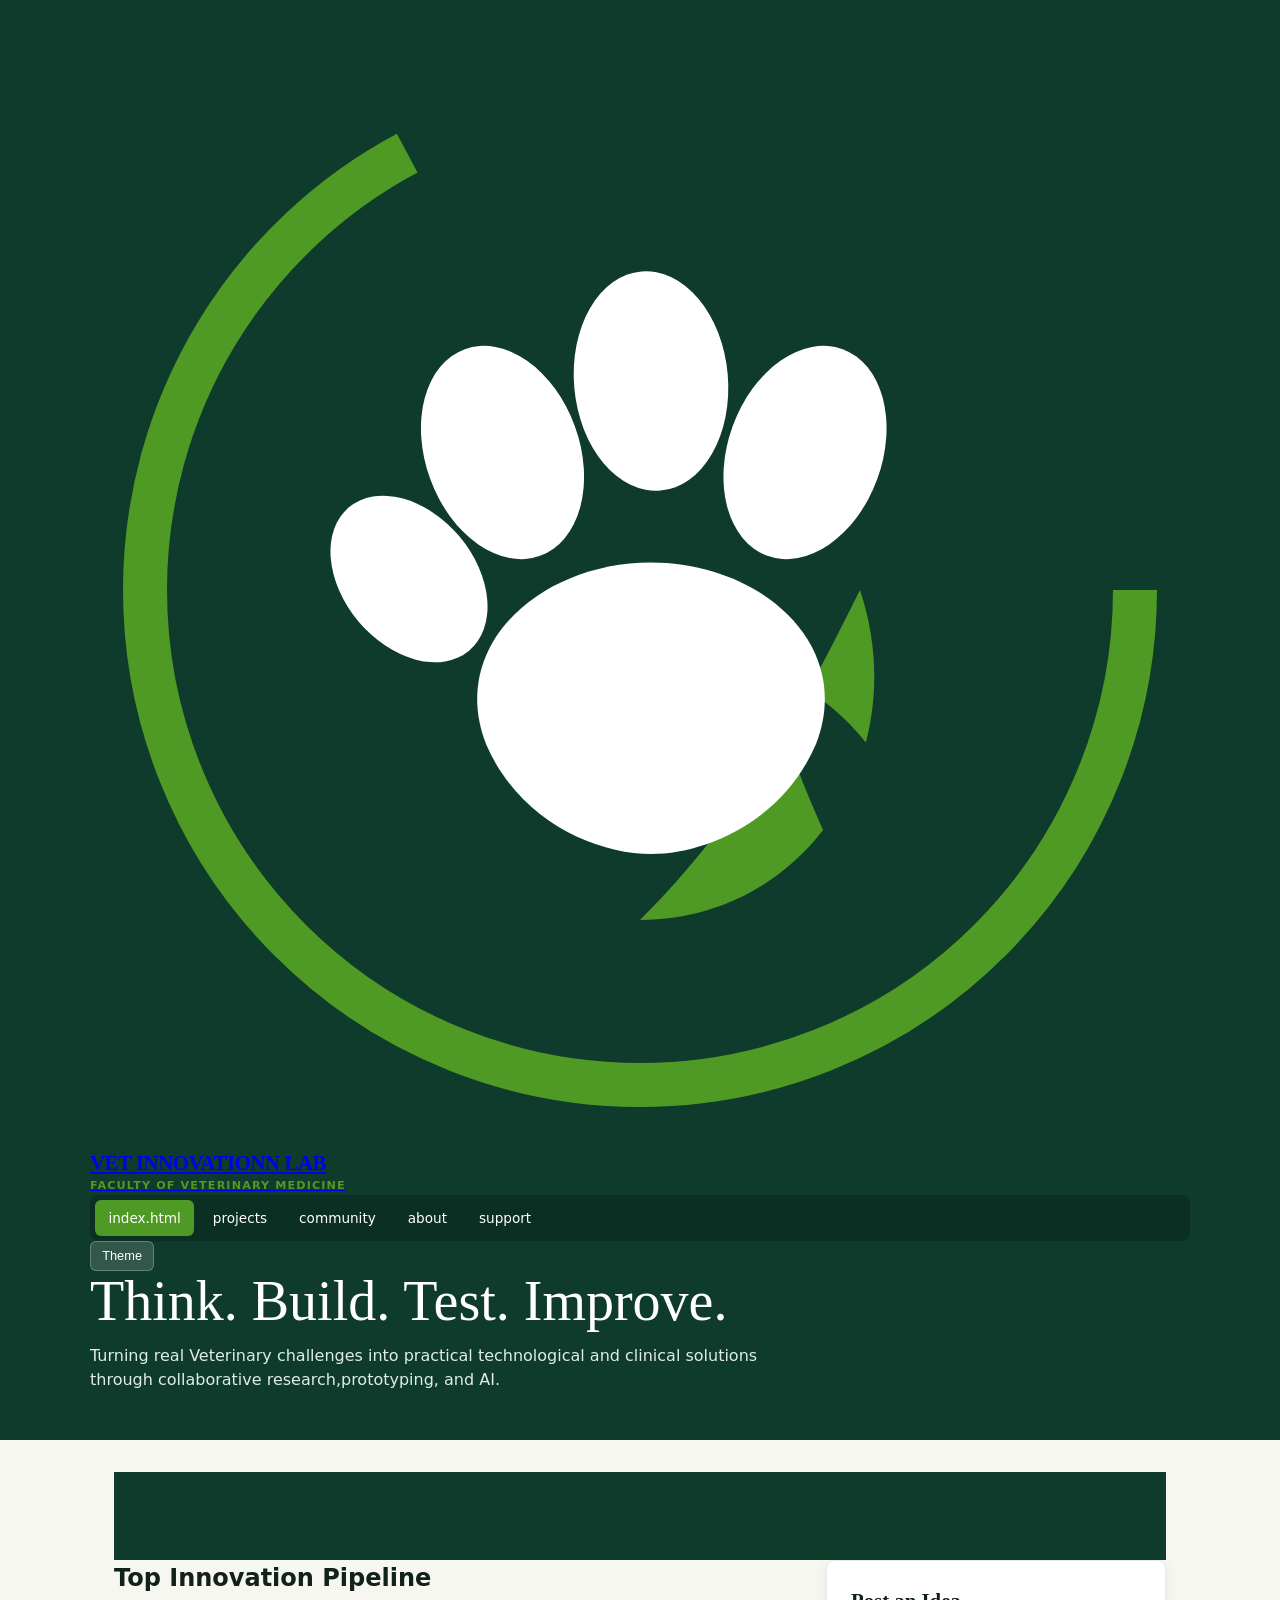
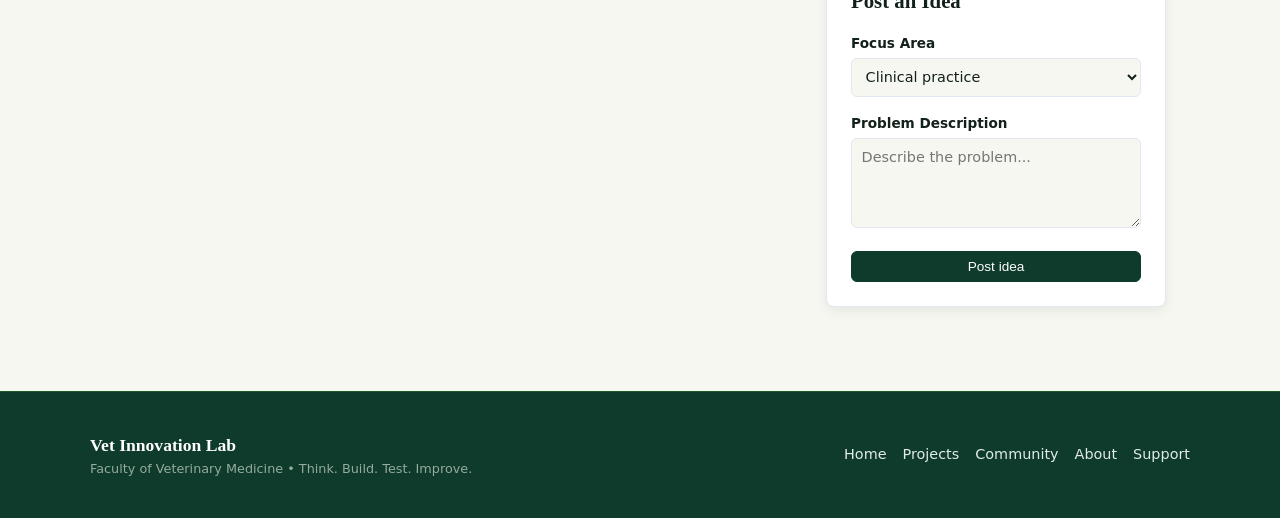
<file: pages/pages/pages/index.html>
<!DOCTYPE html>
<html lang="en">
<head>
    <meta charset="UTF-8">
    <meta name="viewport" content="width=device-width, initial-scale=1.0">
    <title>Vet Innovation Lab - Think. Build . Test . Improve</title>
    <link rel="stylesheet" href="style.css">
</head>
<body>
    <header class="hero-container">
    <div class="hero-content">
        <div class="header_nav">
            <a href="index.html" class="brand_logo">
                  <svg viewBox="0 0 200 200" fill="none" xmlns="http://www.w3.org/2000/svg">
            <circle cx="100" cy="100" r="90" stroke="#4f9a24" stroke-width="8" stroke-dasharray="440" stroke-dashoffset="60" />
            <path d="M140 100 C150 130 130 160 100 160 C120 140 130 120 140 100 Z" fill="#4f9a24" />
            <path d="M125 115 C145 125 155 145 140 160 C135 145 125 130 125 115 Z" fill="#0e3b2b" />
            <ellipse cx="75" cy="75" rx="14" ry="20" transform="rotate(-20 75 75)" fill="#ffffff" />
            <ellipse cx="102" cy="62" rx="14" ry="20" transform="rotate(-5 102 62)" fill="#ffffff" />
            <ellipse cx="130" cy="75" rx="14" ry="20" transform="rotate(20 130 75)" fill="#ffffff" />
            <ellipse cx="58" cy="98" rx="12" ry="17" transform="rotate(-40 58 98)" fill="#ffffff" />
            <path d="M72 128 C65 110 82 95 102 95 C122 95 139 110 132 128 C126 142 112 148 102 148 C92 148 78 142 72 128 Z" fill="#ffffff" />
          </svg>
          <div>
            <div class="brand-title">VET INNOVATIONN LAB</div>
            <div class="brand-tagline">Faculty of Veterinary Medicine</div>
          </div>
            </a>
            
            <nav class="nav-tabs">
                <a href="index.html" class="nav-tab-btn active">index.html</a>
                <a href="projects.html" class="nav-tab-btn">projects</a>
                <a href="community.html" class="nav-tab-btn">community</a>
                <a href="about.html" class="nav-tab-btn">about</a>
                <a href="support.html" class="nav-tab-btn">support</a>
            </nav>
            <div class="top controls">
                <button class="btn-icon" onclick="toggleTheme()">Theme</button>
            </div>
        </div>
        <h1 class="hero-headline">Think. Build. Test. Improve.</h1>
        <p class="hero-description">Turning real Veterinary challenges into practical technological and clinical solutions through collaborative research,prototyping, and AI.</p>
    </div>
    </header>
    <main class="view-container active">
        <header class="hero-container">
  <!-- Background Image Slideshow Layer -->
  <div class="bg-slideshow" id="bgSlideshow">
    <div class="bg-slide active kenburns-top-left" style="background-image: url('https://i.postimg.cc/2657dzK7/IMG-20261114-WA0048.jpg');"></div>
    <div class="bg-slide" style="background-image: url('https://i.postimg.cc/bJ44wQkH/IMG-20261028-WA0004.jpg');"></div>
  </div>
  
  <div class="video-overlay"></div>

  <div class="hero-content">
    <!-- Your existing header-nav, hero-headline, and hero-description stay here -->
  </div>
</header>
        <div class="grid-2col">
            <div>
                <h2 class="section -title">Top Innovation Pipeline</h2>
                <div class="ideas-grid" id="HomeIdeasGrid"></div>
            </div>
            <aside>
                <div class="card">
                    <h2 class="section-title" style="font-size:1.3rem;">Post an Idea</h2>
                    <form id="IdeaForm" onsubmit="handleFormSubmit(event)">
                        <div class="form-group">
                            <label for="ideaArea">Focus Area</label>
                            <select id="ideaArea" class="form-control" required>
                                <option value="Clinical practice">Clinical practice</option>
                                <option value="Livestock and farm">Livestock and Farm</option>
                                <option value="Diagnostics">Diagnostics</option>
                                <option value="AI and Data">AI and Data</option>
                                <option value="Public health">Public health</option>
                                <option value="Education">Education</option>
                            </select>
                        </div>
                        <div class="form-group">
                            <label for="Idea Descc">Problem Description</label>
                            <textarea id="ideaDesc" class="form-control" placeholder="Describe the problem..."required></textarea>
                        </div>
                        <button type="submit" class="btn btn-primary" style="width: 100%;">Post idea</button>
                    </form>
                </div>
            </aside>
        </div>
    </main>
    <footer class="site-footer">
    <div class="footer-container">
      <div>
        <div class="footer-brand">Vet Innovation Lab</div>
        <div class="footer-copy">Faculty of Veterinary Medicine • Think. Build. Test. Improve.</div>
      </div>

      <nav class="footer-nav" aria-label="Footer Navigation">
        <a href="index.html">Home</a>
        <a href="projects.html">Projects</a>
        <a href="community.html">Community</a>
        <a href="about.html">About</a>
        <a href="support.html">Support</a>
      </nav>
    </div>
  </footer>
    <script src="app.js"></script>
    
</body>
</html>
</file>
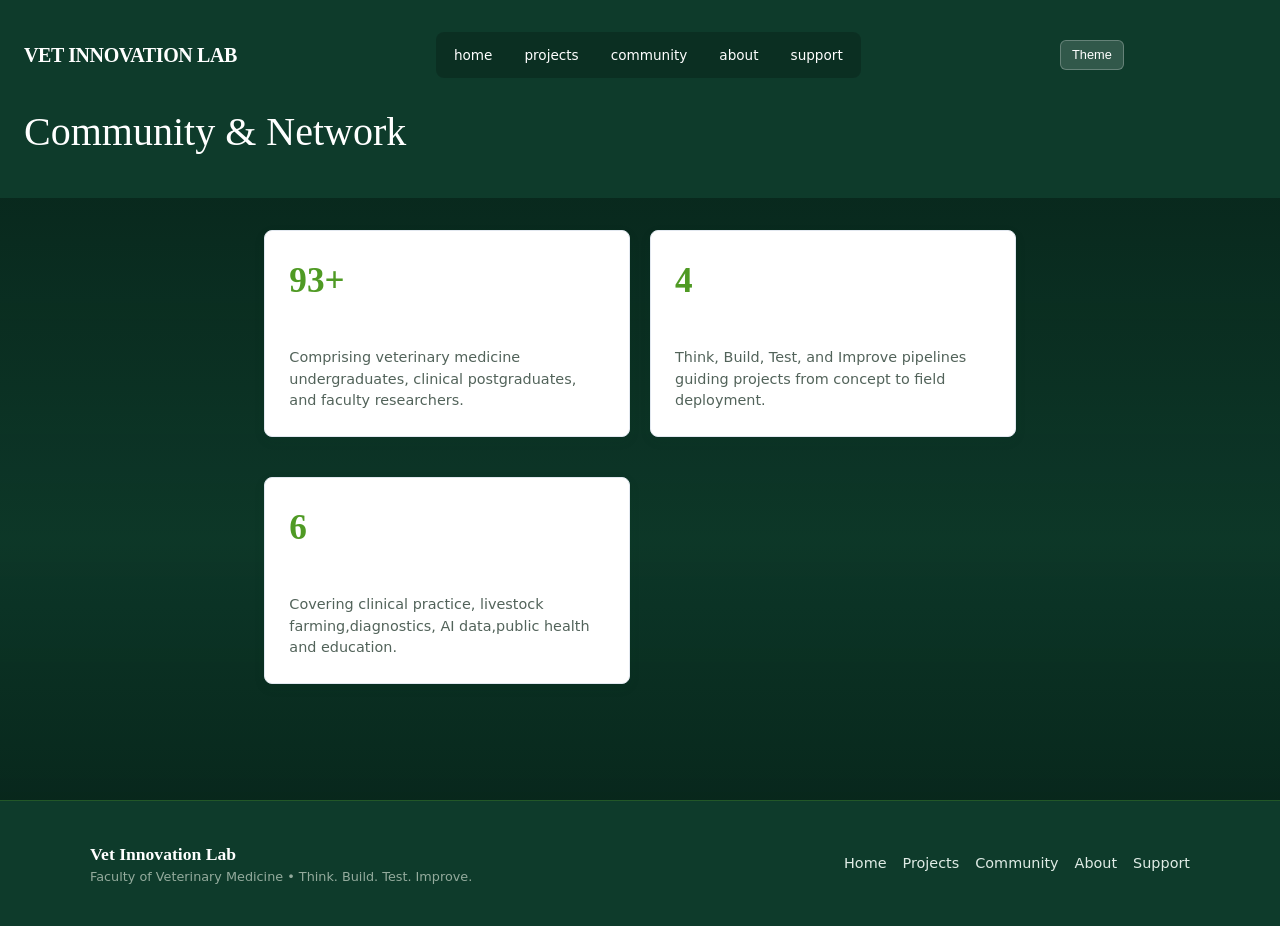
<file: community.html>
<!DOCTYPE html>
<html lang="en">
<head>
    <meta charset="UTF-8">
    <meta name="viewport" content="width=device-width, initial-scale=1.0">
    <title>Community - Vet Innovation Lab</title>
    <link rel="stylesheet" href="style.css">
</head>
<body>
  <!-- Background Image Slideshow Layer -->
  <div class="bg-slideshow" id="bgSlideshow">
    <div class="bg-slide active kenburns-top-left" style="background-image: url('https://i.postimg.cc/2657dzK7/IMG-20261114-WA0048.jpg');"></div>
    <div class="bg-slide" style="background-image: url('https://i.postimg.cc/bJ44wQkH/IMG-20261028-WA0004.jpg');"></div>
  </div>
  
  <div class="image-overlay"></div>

  <div class="hero-content">
    <!-- Your navigation and hero text go here -->
  </div>
  <div class="page-wrapper">
    <header class="hero-container" style="padding: 2rem 1.5rem;">
        <div class="hero-content">
            <div class="header-nav">
                <a href="index.html" class="brand-logo">
                    <div class="brand-title">VET INNOVATION LAB</div>
                </a>
                <nav class="nav-tabs">
                    <a href="index.html" class="nav-tab-btn">home</a>
                    <a href="projects.html" class="nav-tab-btn">projects</a>
                    <a href="community.html" class="nav-tab-btn">community</a>
                    <a href="about.html" class="nav-tab-btn">about</a>
                    <a href="support.html" class="nav-tab-btn">support</a>
                </nav>
                <button class="btn-icon" onclick="toggleTheme()">Theme</button>
            </div>
            <h1 class="hero-headline" style="font-size: 2.5rem;">Community & Network</h1>
        </div>
    </header>
    <main class="view-container active">
        <div class="info-grid">
            <div class="card">
                <div class="stat-number">93+</div>
                <h3 style="font-family: Georgia,serig;margin-bottom: 0.5rem;">Active Members</h3>
                <p style="font-size: 0.9rem; color: var(--text-muted);">Comprising veterinary medicine undergraduates, clinical postgraduates, and faculty researchers.</p>
            </div>
            <div class="card">
                <div class="stat-number">4</div>
                <h3 style="font-family: Georgia,serig;margin-bottom: 0.5rem;">Core stages</h3>
                <p style="font-size:0.9rem; color: var(--text-muted);">Think, Build, Test, and Improve pipelines guiding projects from concept to field deployment.</p>
            </div>
            <div class="card">
                <div class="stat-number">6</div>
                <h3 style="font-family: Georgia,serif;margin-bottom:0.5rem;">Focus Domains</h3>
                <p style="font-size: 0.9rem; color: var(--text-muted);">Covering clinical practice, livestock farming,diagnostics, AI data,public health and education.
            </div>
        </div>
    </main>
    <footer class="site-footer">
    <div class="footer-container">
      <div>
        <div class="footer-brand">Vet Innovation Lab</div>
        <div class="footer-copy">Faculty of Veterinary Medicine • Think. Build. Test. Improve.</div>
      </div>

      <nav class="footer-nav" aria-label="Footer Navigation">
        <a href="index.html">Home</a>
        <a href="projects.html">Projects</a>
        <a href="community.html">Community</a>
        <a href="about.html">About</a>
        <a href="support.html">Support</a>
      </nav>
    </div>
  </footer>
    <script src="app.js"></script>
    </div>
    
</body>
</html>
</file>
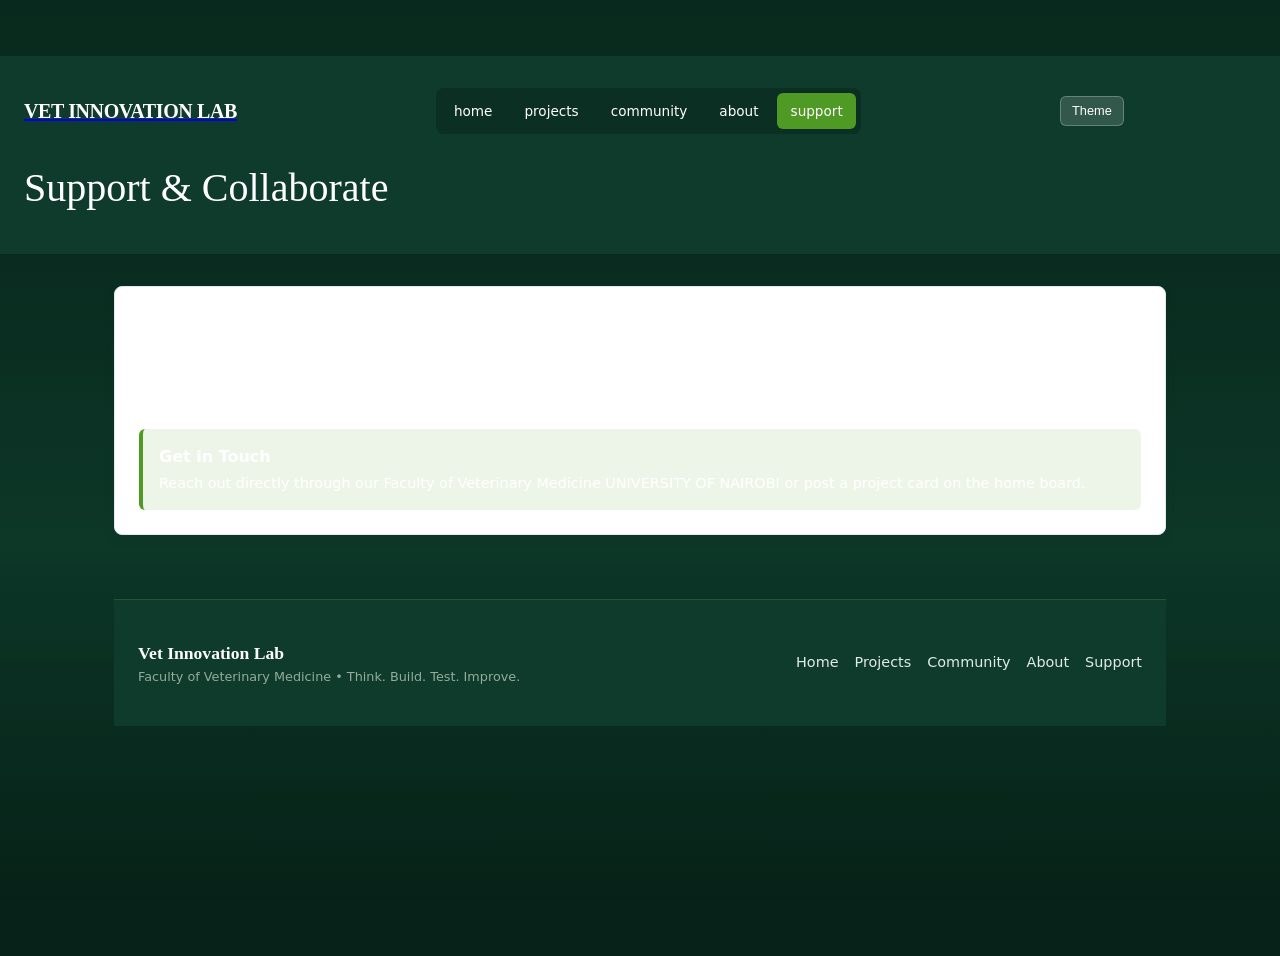
<file: support.html>
<!DOCTYPE html>
<html lang="en">
<head>
    <meta charset="UTF-8">
    <meta name="viewport" content="width=device-width, initial-scale=1.0">
    <title>Support - Vet Innovation Lab</title>
    <link rel="stylesheet" href="style.css">
</head>
<body>
    <header class="hero-container">
  <!-- Background Image Slideshow Layer -->
  <div class="bg-slideshow" id="bgSlideshow">
    <div class="bg-slide active kenburns-top-left" style="background-image: url('https://i.postimg.cc/2657dzK7/IMG-20261114-WA0048.jpg');"></div>
    <div class="bg-slide" style="background-image: url('https://i.postimg.cc/bJ44wQkH/IMG-20261028-WA0004.jpg');"></div>
  </div>
  
  <div class="image-overlay"></div>

  <div class="hero-content">
    <!-- Your  navigation and hero text go here -->
  </div>
</header>
<div class="page-wrapper">
    <header class="hero-container" style="padding: 2rem 1.5rem;">
        <div class="hero-content">
            <div class="header-nav">
                <a href="index.html" class="brand_logo">
                    <div class="brand-title">VET INNOVATION LAB</div>
                </a>
                <nav class="nav-tabs">
                    <a href="index.html" class="nav-tab-btn">home</a>
                    <a href="projects.html" class="nav-tab-btn">projects</a>
                    <a href="community.html" class="nav-tab-btn">community</a>
                    <a href="about.html" class="nav-tab-btn">about</a>
                    <a href="support.html" class="nav-tab-btn active">support</a>
                </nav>
                <button class="btn-icon" onclick="toggleTheme()">Theme</button>
            </div>
            <h1 class="hero-headline" style="font-size: 2.5rem;">Support & Collaborate</h1>
        </div>
    </header>
    <main class="view-container active">
        <div class="card">
            <h2 class=" section-title">Collaborate with us</h2>
            <p style="margin-bottom: 1rem;">
                Are you a veterinary professional,  researcher, or technology partner interested in collaborating or supporting our prototypes? we welcome field testers, grant partners, and open-source  contributors.
            </p>
            <div style="background: rgba(79, 154, 36, 0.1); padding: 1rem; border-radius:6px; border-left: 4px solid var(--primary-leaf);">
                <p style="font-weight: 600;margin-bottom: 0.2rem;">Get in Touch</p>
                <p style="font-size: 0.9rem; color: var(--tetx-muted);">Reach out  directly through our Faculty of Veterinary Medicine UNIVERSITY OF NAIROBI or post a project card on the home board.</p>
            </div>
            </div
        </main>
        <footer class="site-footer">
    <div class="footer-container">
      <div>
        <div class="footer-brand">Vet Innovation Lab</div>
        <div class="footer-copy">Faculty of Veterinary Medicine • Think. Build. Test. Improve.</div>
      </div>

      <nav class="footer-nav" aria-label="Footer Navigation">
        <a href="index.html">Home</a>
        <a href="projects.html">Projects</a>
        <a href="community.html">Community</a>
        <a href="about.html">About</a>
        <a href="support.html">Support</a>
      </nav>
    </div>
  </footer>
</div>
        <script src="app.js"></script>
</body>
</html>
</file>
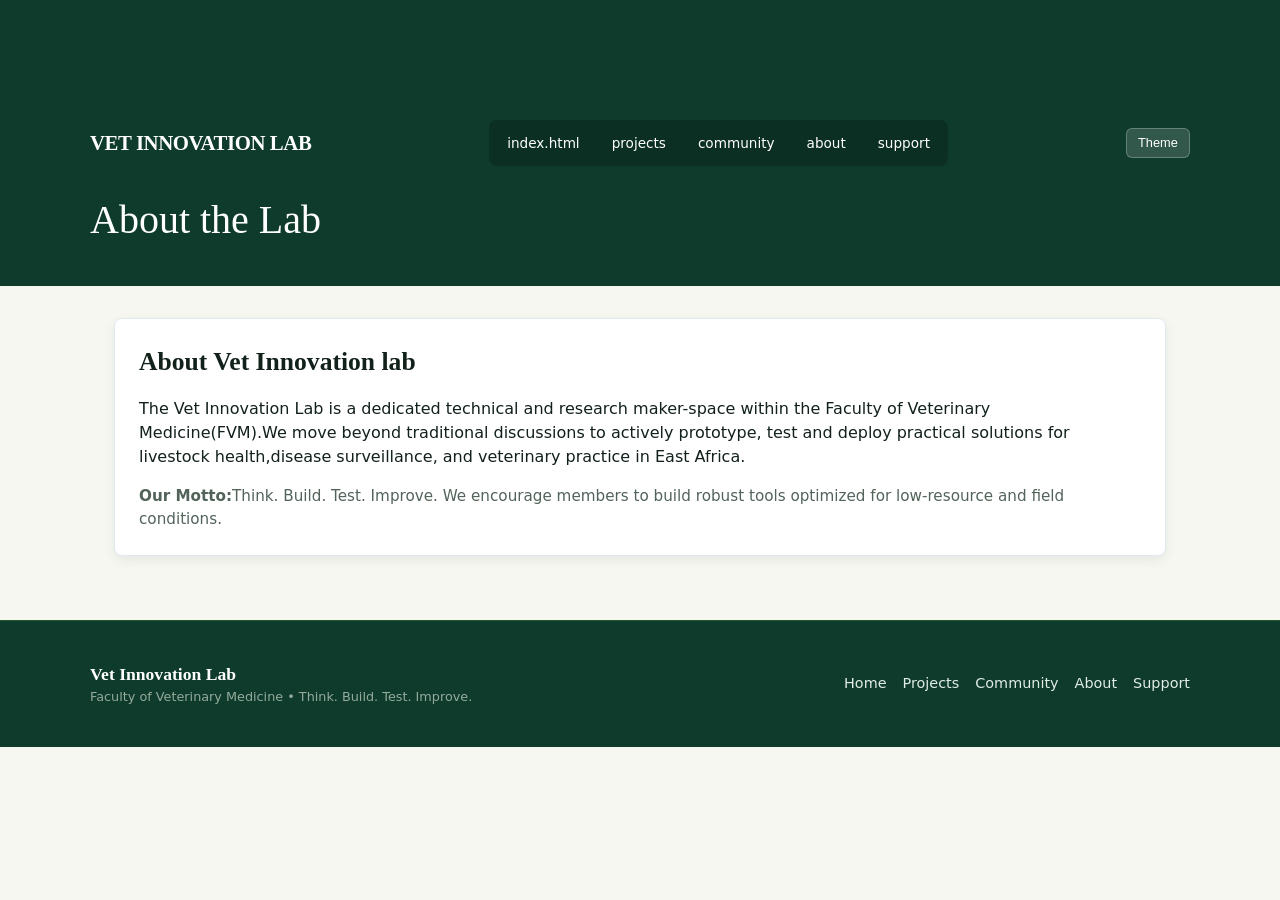
<file: pages/pages/pages/about.html>
<!DOCTYPE html>
<html lang="en">
<head>
    <meta charset="UTF-8">
    <meta name="viewport" content="width=device-width, initial-scale=1.0">
    <title>About - Vet Innovation Lab</title>
    <link rel="stylesheet" href="style.css">
</head>
<body>
    <header class="hero-container">
  <!-- Background Image Slideshow Layer -->
  <div class="bg-slideshow" id="bgSlideshow">
    <div class="bg-slide active kenburns-top-left" style="background-image: url('https://i.postimg.cc/2657dzK7/IMG-20261114-WA0048.jpg');"></div>
    <div class="bg-slide" style="background-image: url('https://i.postimg.cc/bJ44wQkH/IMG-20261028-WA0004.jpg');"></div>
  </div>
  
  <div class="image-overlay"></div>

  <div class="hero-content">
    <!-- Your existing header-nav, hero-headline, and hero-description stay here -->
  </div>
</header>
    <header class="hero-container" style="padding: 2rem 1.5rem;">
        <div class="hero-content">
            <div class="header-nav">
                <a href="index.html" class="brand-logo">
                    <div class="brand-title">VET INNOVATION LAB</div>
                </a>
                <nav class="nav-tabs">
                    <a href="index.html" class="nav-tab-btn">index.html</a>
                    <a href="projects.html" class="nav-tab-btn">projects</a>
                    <a href="community.html" class="nav-tab-btn">community</a>
                    <a href="about.html" class="nav-tab-btn">about</a>
                    <a href="support.html" class="nav-tab-btn">support</a>
                </nav>
                <button class="btn-icon" onclick="toggleTheme()">Theme</button>
            </div>
            <h1 class="hero-headline" style="font-size: 2.5rem;"> About the Lab</h1>
        </div>
    </header>
    <main class="view-container active">
        <div class="card">
            <h2 class="section-title">About Vet Innovation lab</h2>
            <p style="margin-bottom: 1rem;">
                The Vet Innovation Lab is a dedicated technical and research maker-space within the Faculty of Veterinary Medicine(FVM).We move beyond traditional discussions to actively prototype, test and deploy  practical solutions  for livestock health,disease surveillance, and veterinary practice in East Africa.
            </p>
            <p style="color: var(--text-muted); font-size: 0.95rem;">
                <strong>Our Motto:</strong>Think. Build. Test. Improve. We encourage members to build robust tools optimized for low-resource and field conditions.
            </p>
        </div>
    </main>
    <footer class="site-footer">
    <div class="footer-container">
      <div>
        <div class="footer-brand">Vet Innovation Lab</div>
        <div class="footer-copy">Faculty of Veterinary Medicine • Think. Build. Test. Improve.</div>
      </div>

      <nav class="footer-nav" aria-label="Footer Navigation">
        <a href="index.html">Home</a>
        <a href="projects.html">Projects</a>
        <a href="community.html">Community</a>
        <a href="about.html">About</a>
        <a href="support.html">Support</a>
      </nav>
    </div>
  </footer>
    <script src="app.js"></script>
    
</body>
</html>
</file>
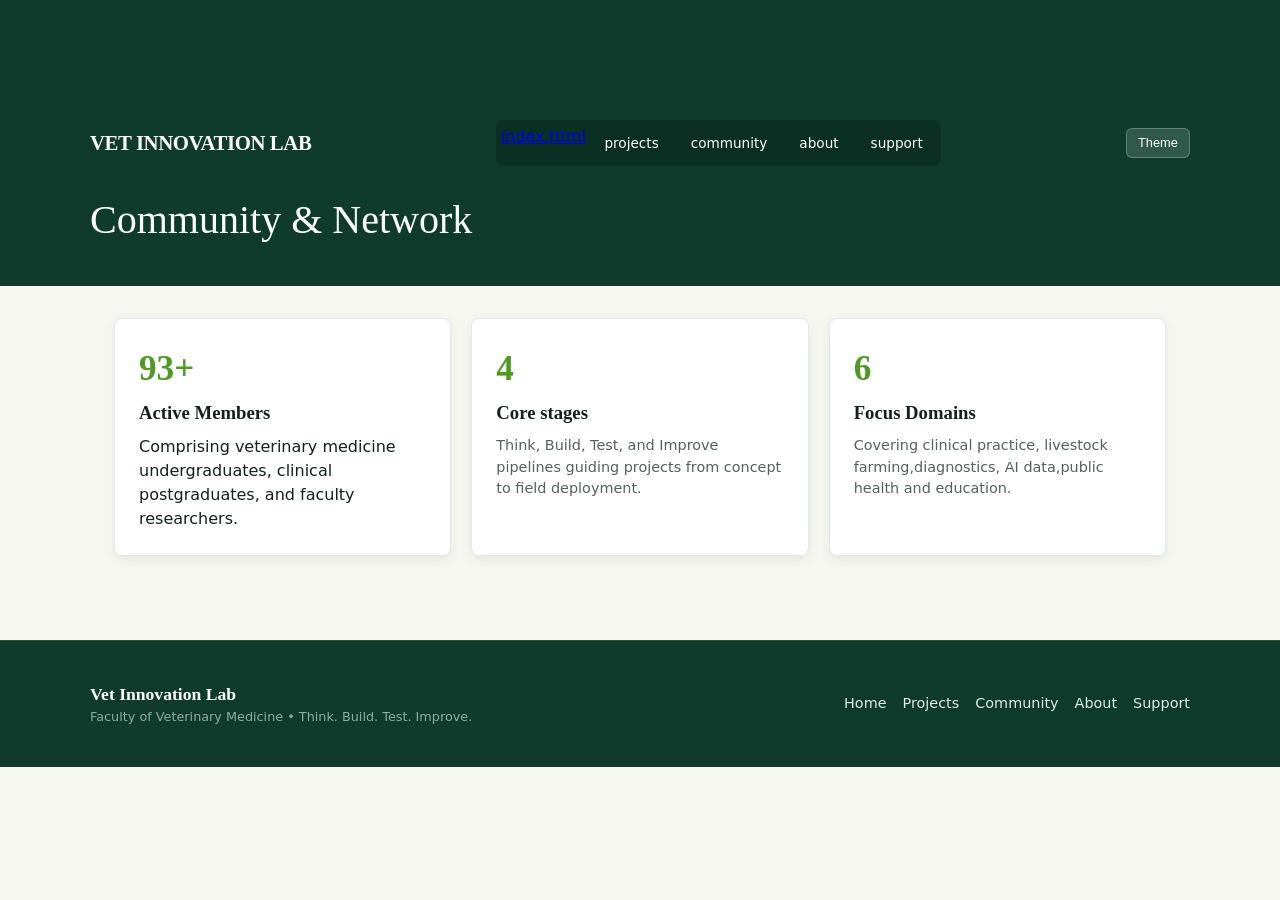
<file: pages/pages/pages/community.html>
<!DOCTYPE html>
<html lang="en">
<head>
    <meta charset="UTF-8">
    <meta name="viewport" content="width=device-width, initial-scale=1.0">
    <title>Community - Vet Innovation Lab</title>
    <link rel="stylesheet" href="style.css">
</head>
<body>
    <header class="hero-container">
  <!-- Background Image Slideshow Layer -->
  <div class="bg-slideshow" id="bgSlideshow">
    <div class="bg-slide active kenburns-top-left" style="background-image: url('https://i.postimg.cc/2657dzK7/IMG-20261114-WA0048.jpg');"></div>
    <div class="bg-slide" style="background-image: url('https://i.postimg.cc/bJ44wQkH/IMG-20261028-WA0004.jpg');"></div>
  </div>
  
  <div class="image-overlay"></div>

  <div class="hero-content">
    <!-- Your existing header-nav, hero-headline, and hero-description stay here -->
  </div>
</header>
    <header class="hero-container" style="padding: 2rem 1.5rem;">
        <div class="hero-content">
            <div class="header-nav">
                <a href="index.html" class="brand-logo">
                    <div class="brand-title">VET INNOVATION LAB</div>
                </a>
                <nav class="nav-tabs">
                    <a href="index.html" class="nav-tabs-btn">index.html</a>
                    <a href="projects.html" class="nav-tab-btn">projects</a>
                    <a href="community.html" class="nav-tab-btn">community</a>
                    <a href="about.html" class="nav-tab-btn">about</a>
                    <a href="support.html" class="nav-tab-btn">support</a>
                </nav>
                <button class="btn-icon" onclick="toggleTheme()">Theme</button>
            </div>
            <h1 class="hero-headline" style="font-size: 2.5rem;">Community & Network</h1>
        </div>
    </header>
    <main class="view-container active">
        <div class="info-grid">
            <div class="card">
                <div class="stat-number">93+</div>
                <h3 style="font-family:Georgia,serif;margin-bottom: 0.5rem;">Active Members</h3>
                <p styles="font-size: 0.9rem; color: var(--text-muted);">Comprising veterinary medicine undergraduates, clinical postgraduates, and faculty researchers.</p>
            </div>
            <div class="card">
                <div class="stat-number">4</div>
                <h3 style="font-family: Georgia,serig;margin-bottom: 0.5rem;">Core stages</h3>
                <p style="font-size:0.9rem; color: var(--text-muted);">Think, Build, Test, and Improve pipelines guiding projects from concept to field deployment.</p>
            </div>
            <div class="card">
                <div class="stat-number">6</div>
                <h3 style="font-family: Georgia,serif;margin-bottom:0.5rem;">Focus Domains</h3>
                <p style="font-size: 0.9rem; color: var(--text-muted);">Covering clinical practice, livestock farming,diagnostics, AI data,public health and education.
            </div>
        </div>
    </main>
    <footer class="site-footer">
    <div class="footer-container">
      <div>
        <div class="footer-brand">Vet Innovation Lab</div>
        <div class="footer-copy">Faculty of Veterinary Medicine • Think. Build. Test. Improve.</div>
      </div>

      <nav class="footer-nav" aria-label="Footer Navigation">
        <a href="index.html">Home</a>
        <a href="projects.html">Projects</a>
        <a href="community.html">Community</a>
        <a href="about.html">About</a>
        <a href="support.html">Support</a>
      </nav>
    </div>
  </footer>
    <script src="app.js"></script>
    
</body>
</html>
</file>
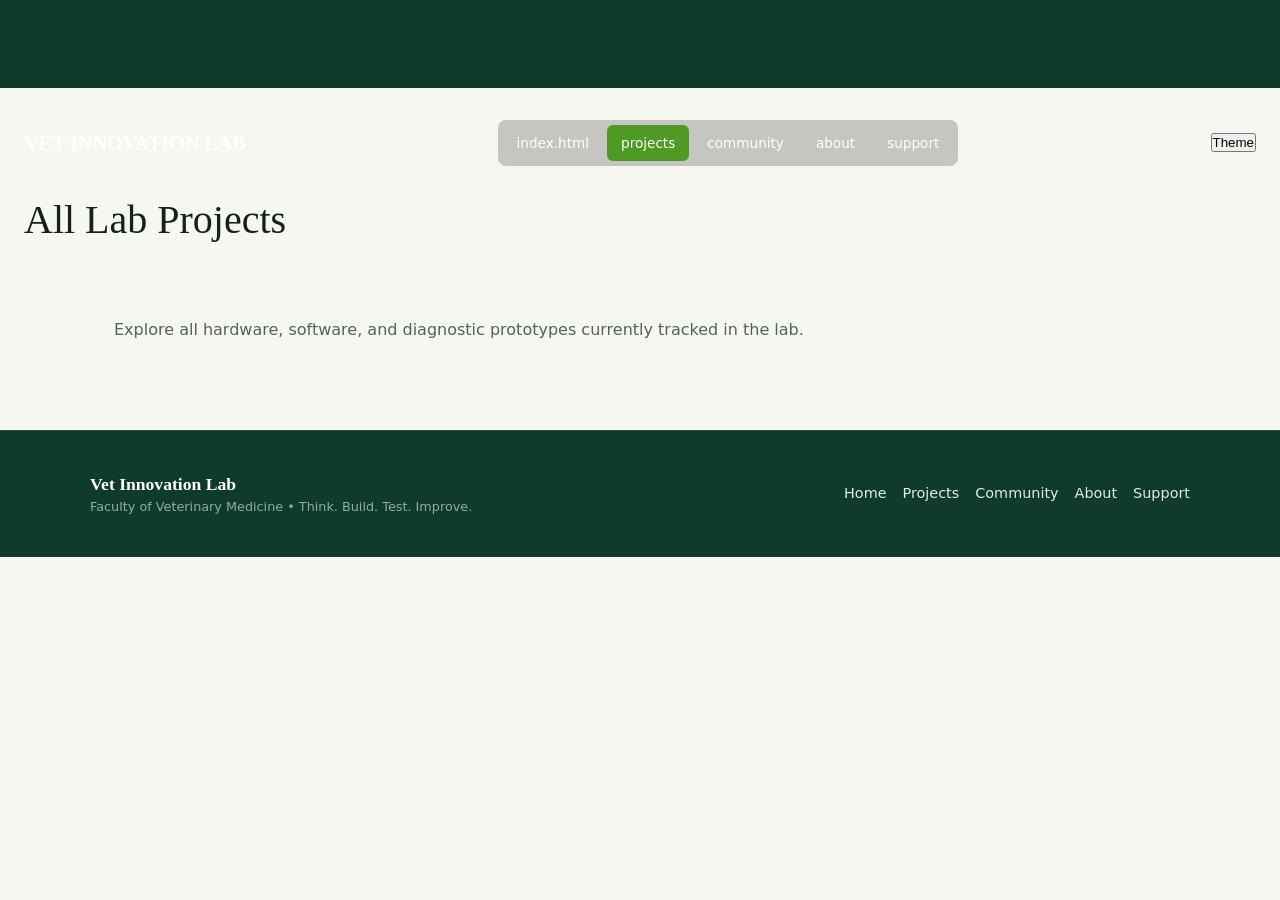
<file: pages/pages/pages/projects.html>
<!DOCTYPE html>
<html lang="en">
<head>
    <meta charset="UTF-8">
    <meta name="viewport" content="width=device-width, initial-scale=1.0">
    <title>Projects - Vet Innovation Lab</title>
    <link rel="stylesheet" href="style.css">
</head>
<body>
    <header class="hero-container">
  <!-- Background Image Slideshow Layer -->
  <div class="bg-slideshow" id="bgSlideshow">
    <div class="bg-slide active kenburns-top-left" style="background-image: url('https://i.postimg.cc/2657dzK7/IMG-20261114-WA0048.jpg');"></div>
    <div class="bg-slide" style="background-image: url('https://i.postimg.cc/bJ44wQkH/IMG-20261028-WA0004.jpg');"></div>
  </div>
  
  <div class="image-overlay"></div>

  <div class="hero-content">
    <!-- Your existing header-nav, hero-headline, and hero-description stay here -->
  </div>
</header>
    <header class="hero container" style="padding: 2rem 1.5rem;">
        <div class="hero container">
            <div class="header-nav">
                <a href="index.html" class="brand-logo">
                    <div class="brand-title">VET INNOVATION LAB</div>
                </a>
                <nav class="nav-tabs">
                    <a href="index.html" class="nav-tab-btn">index.html</a>
                    <a href="projects.html" class="nav-tab-btn active">projects</a>
                    <a href="community.html" class="nav-tab-btn">community</a>
                    <a href="about.html" class="nav-tab-btn">about</a>
                    <a href="support.html" class="nav-tab-btn">support</a>
                </nav>
                <button cllass="btn-icon" onclick="toggleTheme()">Theme</button>
            </div>
            <h1 class="hero-headline" style="font-size:2.5rem;">All Lab Projects</h1>
        </div>
    </header>
    <main class="view-container active">
        <p style="color: var(--text-muted); margin-bottom: 1.5rem;">Explore all hardware, software, and diagnostic prototypes currently tracked in the lab.</p>
        <div class="ideas-grid" id="projectedGrid"></div>
    </main>
    <footer class="site-footer">
    <div class="footer-container">
      <div>
        <div class="footer-brand">Vet Innovation Lab</div>
        <div class="footer-copy">Faculty of Veterinary Medicine • Think. Build. Test. Improve.</div>
      </div>

      <nav class="footer-nav" aria-label="Footer Navigation">
        <a href="index.html">Home</a>
        <a href="projects.html">Projects</a>
        <a href="community.html">Community</a>
        <a href="about.html">About</a>
        <a href="support.html">Support</a>
      </nav>
    </div>
  </footer>
    <script src="app.js"></script>
    
</body>
</html>
</file>
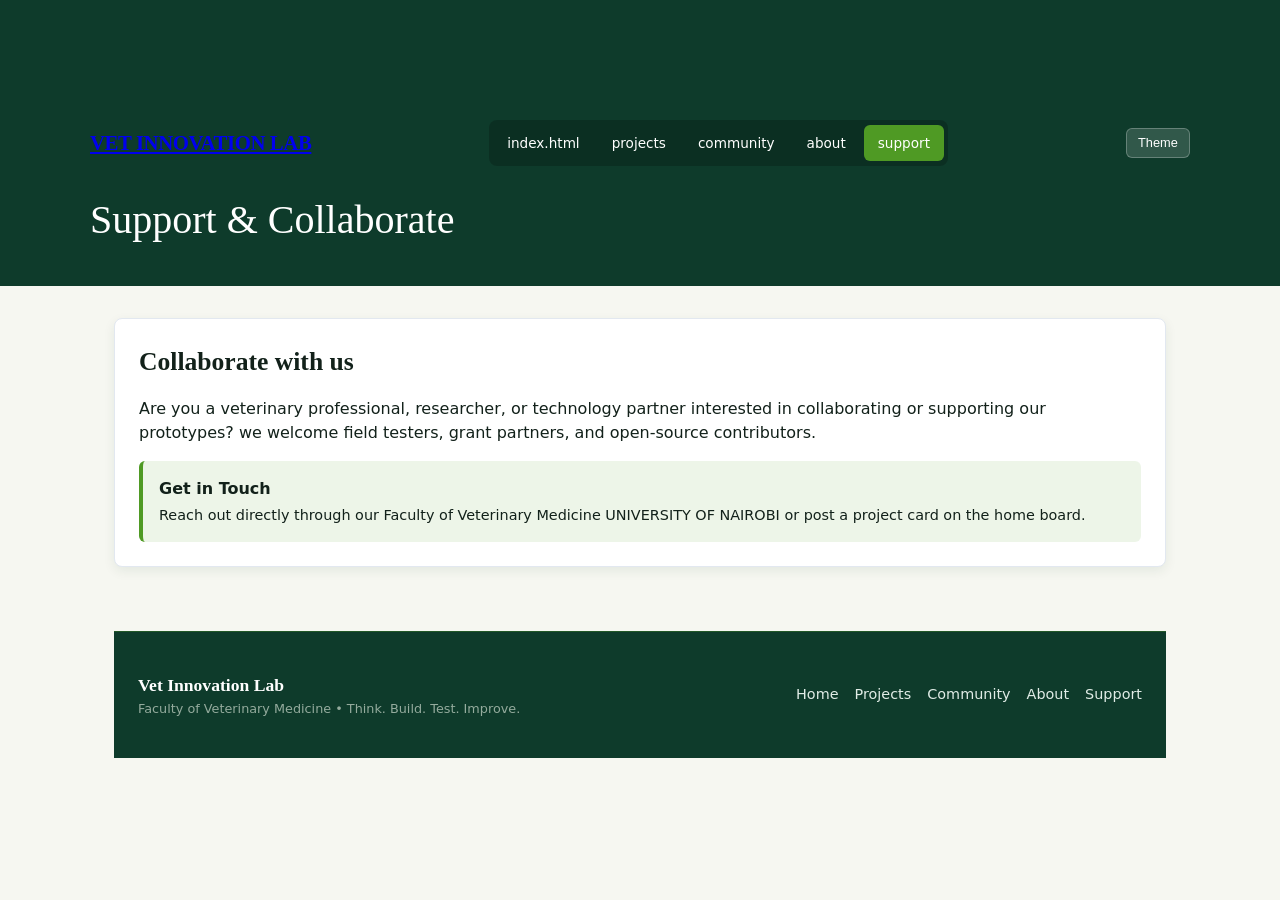
<file: pages/pages/pages/support.html>
<!DOCTYPE html>
<html lang="en">
<head>
    <meta charset="UTF-8">
    <meta name="viewport" content="width=device-width, initial-scale=1.0">
    <title>Support - Vet Innovation Lab</title>
    <link rel="stylesheet" href="style.css">
</head>
<body>
    <header class="hero-container">
  <!-- Background Image Slideshow Layer -->
  <div class="bg-slideshow" id="bgSlideshow">
    <div class="bg-slide active kenburns-top-left" style="background-image: url('https://i.postimg.cc/2657dzK7/IMG-20261114-WA0048.jpg');"></div>
    <div class="bg-slide" style="background-image: url('https://i.postimg.cc/bJ44wQkH/IMG-20261028-WA0004.jpg');"></div>
  </div>
  
  <div class="image-overlay"></div>

  <div class="hero-content">
    <!-- Your existing header-nav, hero-headline, and hero-description stay here -->
  </div>
</header>
    <header class="hero-container" style="padding: 2rem 1.5rem;">
        <div class="hero-content">
            <div class="header-nav">
                <a href="index.html" class="brand_logo">
                    <div class="brand-title">VET INNOVATION LAB</div>
                </a>
                <nav class="nav-tabs">
                    <a href="#index.html" class="nav-tab-btn">index.html</a>
                    <a href="#projects.html" class="nav-tab-btn">projects</a>
                    <a href="#community.html" class="nav-tab-btn">community</a>
                    <a href="#about.html" class="nav-tab-btn">about</a>
                    <a href="#support.html" class="nav-tab-btn active">support</a>
                </nav>
                <button class="btn-icon" onclick="toggleTheme()">Theme</button>
            </div>
            <h1 class="hero-headline" style="font-size: 2.5rem;">Support & Collaborate</h1>
        </div>
    </header>
    <main class="view-container active">
        <div class="card">
            <h2 class=" section-title">Collaborate with us</h2>
            <p style="margin-bottom: 1rem;">
                Are you a veterinary professional,  researcher, or technology partner interested in collaborating or supporting our prototypes? we welcome field testers, grant partners, and open-source  contributors.
            </p>
            <div style="background: rgba(79, 154, 36, 0.1); padding: 1rem; border-radius:6px; border-left: 4px solid var(--primary-leaf);">
                <p style="font-weight: 600;margin-bottom: 0.2rem;">Get in Touch</p>
                <p style="font-size: 0.9rem; color: var(--tetx-muted);">Reach out  directly through our Faculty of Veterinary Medicine UNIVERSITY OF NAIROBI or post a project card on the home board.</p>
            </div>
            </div
        </main>
        <footer class="site-footer">
    <div class="footer-container">
      <div>
        <div class="footer-brand">Vet Innovation Lab</div>
        <div class="footer-copy">Faculty of Veterinary Medicine • Think. Build. Test. Improve.</div>
      </div>

      <nav class="footer-nav" aria-label="Footer Navigation">
        <a href="index.html">Home</a>
        <a href="projects.html">Projects</a>
        <a href="community.html">Community</a>
        <a href="about.html">About</a>
        <a href="support.html">Support</a>
      </nav>
    </div>
  </footer>
        <script src="app.js"></script>
</body>
</html>
</file>
<file: pages/pages/pages/style.css>
:root {
  --bg-dark: #0e3b2b;
  --primary-leaf: #4f9a24;
  --bg-light: #f6f7f1;
  --text-dark: #12211a;
  --card-bg: #ffffff;
  --card-border: #e2e8f0;
  --text-muted: #52635a;
  --hero-text: #ffffff;
  --focus-ring: #4f9a24;
  --shadow: 0 4px 12px rgba(14, 59, 43, 0.08);
}

[data-theme="dark"] {
  --bg-light: #0a1712;
  --text-dark: #e8ede9;
  --card-bg: #12241c;
  --card-border: #1e382c;
  --text-muted: #94ab9d;
  --shadow: 0 4px 16px rgba(0, 0, 0, 0.4);
}

* {
  box-sizing: border-box;
  margin: 0;
  padding: 0;
}

body {
  font-family: system-ui, -apple-system, BlinkMacSystemFont, "Segoe UI", Roboto, sans-serif;
  background-color: var(--bg-light);
  color: var(--text-dark);
  line-height: 1.5;
  padding-bottom: env(safe-area-inset-bottom, 24px);
  transition: background-color 0.3s ease, color 0.3s ease;
}

:focus-visible {
  outline: 3px solid var(--focus-ring);
  outline-offset: 2px;
}

.hero-container {
  position: relative;
  background-color: var(--bg-dark);
  color: var(--hero-text);
  overflow: hidden;
  padding: 2.5rem 1.5rem 3rem;
}

.video-background {
  position: absolute;
  top: 0;
  left: 0;
  width: 100%;
  height: 100%;
  object-fit: cover;
  z-index: 1;
  pointer-events: none;
}

.video-overlay {
  position: absolute;
  top: 0;
  left: 0;
  width: 100%;
  height: 100%;
  background: radial-gradient(circle at center, rgba(14, 59, 43, 0.6) 0%, rgba(14, 59, 43, 0.95) 100%);
  z-index: 2;
}

.hero-content {
  position: relative;
  z-index: 3;
  max-width: 1100px;
  margin: 0 auto;
}

.header-nav {
  display: flex;
  justify-content: space-between;
  align-items: center;
  margin-bottom: 2rem;
  flex-wrap: wrap;
  gap: 1rem;
}

.brand-logo {
  display: flex;
  align-items: center;
  gap: 0.75rem;
  color: #ffffff;
  text-decoration: none;
}

.brand-title {
  font-family: Georgia, serif;
  font-size: 1.3rem;
  font-weight: bold;
  letter-spacing: -0.02em;
}

.brand-tagline {
  font-size: 0.7rem;
  color: var(--primary-leaf);
  text-transform: uppercase;
  letter-spacing: 0.1em;
  font-weight: bold;
}

.nav-tabs {
  display: flex;
  gap: 0.3rem;
  background: rgba(0, 0, 0, 0.2);
  padding: 0.3rem;
  border-radius: 8px;
  flex-wrap: wrap;
}

.nav-tab-btn {
  background: transparent;
  border: none;
  color: #ffffff;
  padding: 0.5rem 0.85rem;
  border-radius: 6px;
  cursor: pointer;
  font-size: 0.85rem;
  font-weight: 500;
  text-decoration: none;
  transition: background 0.2s;
}

.nav-tab-btn:hover, .nav-tab-btn.active {
  background: var(--primary-leaf);
}

.top-controls {
  display: flex;
  gap: 0.5rem;
}

.btn-icon {
  background: rgba(255, 255, 255, 0.15);
  border: 1px solid rgba(255, 255, 255, 0.25);
  color: #ffffff;
  padding: 0.4rem 0.7rem;
  border-radius: 6px;
  cursor: pointer;
  font-size: 0.8rem;
}

.hero-headline {
  font-family: Georgia, serif;
  font-size: clamp(2rem, 4.5vw, 3.5rem);
  line-height: 1.1;
  font-weight: normal;
  margin-bottom: 0.75rem;
  max-width: 750px;
}

.hero-description {
  font-size: 1rem;
  max-width: 700px;
  color: #e0ece6;
}

.view-container {
  max-width: 1100px;
  margin: 2rem auto;
  padding: 0 1.5rem;
}

.section-title {
  font-family: Georgia, serif;
  font-size: 1.6rem;
  margin-bottom: 1rem;
}

.card {
  background: var(--card-bg);
  border: 1px solid var(--card-border);
  border-radius: 8px;
  padding: 1.5rem;
  box-shadow: var(--shadow);
  margin-bottom: 1.25rem;
}

.grid-2col {
  display: grid;
  grid-template-columns: 1fr;
  gap: 2rem;
}

@media (min-width: 850px) {
  .grid-2col {
    grid-template-columns: 1fr 340px;
  }
}

.ideas-grid {
  display: grid;
  grid-template-columns: 1fr;
  gap: 1.25rem;
}

.idea-card {
  background: var(--card-bg);
  border: 1px solid var(--card-border);
  border-radius: 8px;
  padding: 1.25rem;
  box-shadow: var(--shadow);
  display: flex;
  flex-direction: column;
  gap: 0.75rem;
}

.card-header {
  display: flex;
  justify-content: space-between;
  align-items: flex-start;
  gap: 0.5rem;
}

.badge-group {
  display: flex;
  gap: 0.5rem;
  flex-wrap: wrap;
}

.badge {
  font-size: 0.75rem;
  padding: 0.2rem 0.6rem;
  border-radius: 4px;
  font-weight: 600;
  text-transform: capitalize;
}

.badge-stage {
  background: var(--bg-dark);
  color: #ffffff;
}

.badge-area {
  background: rgba(79, 154, 36, 0.15);
  color: var(--primary-leaf);
}

.card-title {
  font-family: Georgia, serif;
  font-size: 1.2rem;
  line-height: 1.3;
}

.card-author {
  font-size: 0.8rem;
  color: var(--text-muted);
}

.card-description {
  font-size: 0.95rem;
  color: var(--text-dark);
  white-space: pre-line;
}

.card-actions {
  display: flex;
  justify-content: space-between;
  align-items: center;
  padding-top: 0.75rem;
  border-top: 1px solid var(--card-border);
  margin-top: 0.5rem;
  flex-wrap: wrap;
  gap: 0.5rem;
}

.action-group {
  display: flex;
  gap: 0.4rem;
}

.btn {
  padding: 0.45rem 0.85rem;
  border-radius: 6px;
  font-size: 0.85rem;
  cursor: pointer;
  border: 1px solid var(--card-border);
  background: transparent;
  color: var(--text-dark);
}

.btn-primary {
  background: var(--bg-dark);
  color: #ffffff;
  border-color: var(--bg-dark);
}

.btn-support {
  background: rgba(79, 154, 36, 0.1);
  border-color: var(--primary-leaf);
  color: var(--primary-leaf);
  font-weight: bold;
  display: flex;
  align-items: center;
  gap: 0.3rem;
}

.btn-danger {
  color: #c53030;
  border-color: transparent;
}

.form-group {
  margin-bottom: 1rem;
}

.form-group label {
  display: block;
  font-size: 0.85rem;
  font-weight: 600;
  margin-bottom: 0.3rem;
}

.form-control {
  width: 100%;
  padding: 0.6rem;
  border: 1px solid var(--card-border);
  border-radius: 6px;
  background: var(--bg-light);
  color: var(--text-dark);
  font-family: inherit;
  font-size: 0.9rem;
}

textarea.form-control {
  resize: vertical;
  min-height: 90px;
}

.info-grid {
  display: grid;
  grid-template-columns: repeat(auto-fit, minmax(260px, 1fr));
  gap: 1.25rem;
}

.stat-number {
  font-family: Georgia, serif;
  font-size: 2.2rem;
  color: var(--primary-leaf);
  font-weight: bold;
  margin-bottom: 0.2rem;
}
/* 1. Text Flicker In Glow */
@-webkit-keyframes text-flicker-in-glow {
  0% {
    opacity: 0;
  }
  10% {
    opacity: 0;
    text-shadow: none;
  }
  10.1% {
    opacity: 1;
    text-shadow: none;
  }
  10.2% {
    opacity: 0;
    text-shadow: none;
  }
  20% {
    opacity: 0;
    text-shadow: none;
  }
  20.1% {
    opacity: 1;
    text-shadow: 0 0 30px rgba(79, 154, 36, 0.6);
  }
  20.6% {
    opacity: 0;
    text-shadow: none;
  }
  30% {
    opacity: 0;
    text-shadow: none;
  }
  31% {
    opacity: 1;
    text-shadow: 0 0 30px rgba(79, 154, 36, 0.6), 0 0 60px rgba(79, 154, 36, 0.4);
  }
  32% {
    opacity: 1;
    text-shadow: 0 0 30px rgba(79, 154, 36, 0.6);
  }
  33% {
    opacity: 0;
    text-shadow: none;
  }
  60% {
    opacity: 0;
    text-shadow: none;
  }
  60.1% {
    opacity: 1;
    text-shadow: 0 0 30px rgba(79, 154, 36, 0.6), 0 0 60px rgba(79, 154, 36, 0.4);
  }
  65% {
    opacity: 1;
    text-shadow: 0 0 30px rgba(79, 154, 36, 0.6);
  }
  100% {
    opacity: 1;
    text-shadow: 0 0 30px rgba(79, 154, 36, 0.6), 0 0 60px rgba(79, 154, 36, 0.4);
  }
}
@keyframes text-flicker-in-glow {
  0% {
    opacity: 0;
  }
  10% {
    opacity: 0;
    text-shadow: none;
  }
  10.1% {
    opacity: 1;
    text-shadow: none;
  }
  10.2% {
    opacity: 0;
    text-shadow: none;
  }
  20% {
    opacity: 0;
    text-shadow: none;
  }
  20.1% {
    opacity: 1;
    text-shadow: 0 0 30px rgba(79, 154, 36, 0.6);
  }
  20.6% {
    opacity: 0;
    text-shadow: none;
  }
  30% {
    opacity: 0;
    text-shadow: none;
  }
  31% {
    opacity: 1;
    text-shadow: 0 0 30px rgba(79, 154, 36, 0.6), 0 0 60px rgba(79, 154, 36, 0.4);
  }
  32% {
    opacity: 1;
    text-shadow: 0 0 30px rgba(79, 154, 36, 0.6);
  }
  33% {
    opacity: 0;
    text-shadow: none;
  }
  60% {
    opacity: 0;
    text-shadow: none;
  }
  60.1% {
    opacity: 1;
    text-shadow: 0 0 30px rgba(79, 154, 36, 0.6), 0 0 60px rgba(79, 154, 36, 0.4);
  }
  65% {
    opacity: 1;
    text-shadow: 0 0 30px rgba(79, 154, 36, 0.6);
  }
  100% {
    opacity: 1;
    text-shadow: 0 0 30px rgba(79, 154, 36, 0.6), 0 0 60px rgba(79, 154, 36, 0.4);
  }
}

/* 2. Bounce Top */
@-webkit-keyframes bounce-top {
  0% {
    -webkit-transform: translateY(-45px);
            transform: translateY(-45px);
    -webkit-animation-timing-function: ease-in;
            animation-timing-function: ease-in;
    opacity: 1;
  }
  24% {
    opacity: 1;
  }
  40% {
    -webkit-transform: translateY(-24px);
            transform: translateY(-24px);
    -webkit-animation-timing-function: ease-in;
            animation-timing-function: ease-in;
  }
  65% {
    -webkit-transform: translateY(-12px);
            transform: translateY(-12px);
    -webkit-animation-timing-function: ease-in;
            animation-timing-function: ease-in;
  }
  82% {
    -webkit-transform: translateY(-6px);
            transform: translateY(-6px);
    -webkit-animation-timing-function: ease-in;
            animation-timing-function: ease-in;
  }
  93% {
    -webkit-transform: translateY(-4px);
            transform: translateY(-4px);
    -webkit-animation-timing-function: ease-in;
            animation-timing-function: ease-in;
  }
  25%, 55%, 75%, 87%, 98% {
    -webkit-transform: translateY(0);
            transform: translateY(0);
    -webkit-animation-timing-function: ease-out;
            animation-timing-function: ease-out;
  }
  100% {
    -webkit-transform: translateY(0);
            transform: translateY(0);
    -webkit-animation-timing-function: ease-out;
            animation-timing-function: ease-out;
    opacity: 1;
  }
}
@keyframes bounce-top {
  0% {
    -webkit-transform: translateY(-45px);
            transform: translateY(-45px);
    -webkit-animation-timing-function: ease-in;
            animation-timing-function: ease-in;
    opacity: 1;
  }
  24% {
    opacity: 1;
  }
  40% {
    -webkit-transform: translateY(-24px);
            transform: translateY(-24px);
    -webkit-animation-timing-function: ease-in;
            animation-timing-function: ease-in;
  }
  65% {
    -webkit-transform: translateY(-12px);
            transform: translateY(-12px);
    -webkit-animation-timing-function: ease-in;
            animation-timing-function: ease-in;
  }
  82% {
    -webkit-transform: translateY(-6px);
            transform: translateY(-6px);
    -webkit-animation-timing-function: ease-in;
            animation-timing-function: ease-in;
  }
  93% {
    -webkit-transform: translateY(-4px);
            transform: translateY(-4px);
    -webkit-animation-timing-function: ease-in;
            animation-timing-function: ease-in;
  }
  25%, 55%, 75%, 87%, 98% {
    -webkit-transform: translateY(0);
            transform: translateY(0);
    -webkit-animation-timing-function: ease-out;
            animation-timing-function: ease-out;
  }
  100% {
    -webkit-transform: translateY(0);
            transform: translateY(0);
    -webkit-animation-timing-function: ease-out;
            animation-timing-function: ease-out;
    opacity: 1;
  }
}

/* 3. Ping */
@-webkit-keyframes ping {
  0% {
    -webkit-transform: scale(1);
            transform: scale(1);
    opacity: 1;
  }
  75% {
    -webkit-transform: scale(2);
            transform: scale(2);
    opacity: 0;
  }
  100% {
    -webkit-transform: scale(2.2);
            transform: scale(2.2);
    opacity: 0;
  }
}
@keyframes ping {
  0% {
    -webkit-transform: scale(1);
            transform: scale(1);
    opacity: 1;
  }
  75% {
    -webkit-transform: scale(2);
            transform: scale(2);
    opacity: 0;
  }
  100% {
    -webkit-transform: scale(2.2);
            transform: scale(2.2);
    opacity: 0;
  }
}

/* 4. Kenburns Top Left */
@-webkit-keyframes kenburns-top-left {
  0% {
    -webkit-transform: scale(1) translate(0, 0);
            transform: scale(1) translate(0, 0);
    -webkit-transform-origin: 0% 0%;
            transform-origin: 0% 0%;
  }
  100% {
    -webkit-transform: scale(1.25) translate(-20px, -15px);
            transform: scale(1.25) translate(-20px, -15px);
    -webkit-transform-origin: top left;
            transform-origin: top left;
  }
}
@keyframes kenburns-top-left {
  0% {
    -webkit-transform: scale(1) translate(0, 0);
            transform: scale(1) translate(0, 0);
    -webkit-transform-origin: 0% 0%;
            transform-origin: 0% 0%;
  }
  100% {
    -webkit-transform: scale(1.25) translate(-20px, -15px);
            transform: scale(1.25) translate(-20px, -15px);
    -webkit-transform-origin: top left;
            transform-origin: top left;
  }
}

/* 5. Scale In Horizontal Center */
@-webkit-keyframes scale-in-hor-center {
  0% {
    -webkit-transform: scaleX(0);
            transform: scaleX(0);
    opacity: 1;
  }
  100% {
    -webkit-transform: scaleX(1);
            transform: scaleX(1);
    opacity: 1;
  }
}
@keyframes scale-in-hor-center {
  0% {
    -webkit-transform: scaleX(0);
            transform: scaleX(0);
    opacity: 1;
  }
  100% {
    -webkit-transform: scaleX(1);
            transform: scaleX(1);
    opacity: 1;
  }
}

/* 6. Scale Out Horizontal */
@-webkit-keyframes scale-out-horizontal {
  0% {
    -webkit-transform: scaleX(1);
            transform: scaleX(1);
    opacity: 1;
  }
  100% {
    -webkit-transform: scaleX(0);
            transform: scaleX(0);
    opacity: 1;
  }
}
@keyframes scale-out-horizontal {
  0% {
    -webkit-transform: scaleX(1);
            transform: scaleX(1);
    opacity: 1;
  }
  100% {
    -webkit-transform: scaleX(0);
            transform: scaleX(0);
    opacity: 1;
  }
}
/* Background Image Slideshow */
.bg-slideshow {
  position: absolute;
  top: 0;
  left: 0;
  width: 100%;
  height: 100%;
  z-index: 1;
  overflow: hidden;
  pointer-events: none;
}

.bg-slide {
  position: absolute;
  top: 0;
  left: 0;
  width: 100%;
  height: 100%;
  background-size: cover;
  background-position: center;
  background-repeat: no-repeat;
  opacity: 0;
  transition: opacity 1.5s ease-in-out;
}

.bg-slide.active {
  opacity: 1;
}
/* Site Footer */
.site-footer {
  background-color: var(--bg-dark);
  color: #ffffff;
  padding: 2.5rem 1.5rem;
  margin-top: 4rem;
  border-top: 1px solid rgba(79, 154, 36, 0.3);
}

.footer-container {
  max-width: 1100px;
  margin: 0 auto;
  display: flex;
  flex-direction: column;
  gap: 1.5rem;
  align-items: center;
  text-align: center;
}

@media (min-width: 768px) {
  .footer-container {
    flex-direction: row;
    justify-content: space-between;
    text-align: left;
  }
}

.footer-brand {
  font-family: Georgia, serif;
  font-size: 1.1rem;
  font-weight: bold;
}

.footer-nav {
  display: flex;
  gap: 1rem;
  flex-wrap: wrap;
  justify-content: center;
}

.footer-nav a {
  color: #e0ece6;
  text-decoration: none;
  font-size: 0.9rem;
  transition: color 0.2s;
}

.footer-nav a:hover {
  color: var(--primary-leaf);
}

.footer-copy {
  font-size: 0.8rem;
  color: #94ab9d;
}
</file>
<file: style.css>
:root {
  --bg-dark: #0e3b2b;
  --primary-leaf: #4f9a24;
  --bg-light: #f6f7f1;
  --text-dark: #12211a;
  --card-bg: #ffffff;
  --card-border: #e2e8f0;
  --text-muted: #52635a;
  --hero-text: #ffffff;
  --focus-ring: #4f9a24;
  --shadow: 0 4px 12px rgba(14, 59, 43, 0.08);
}

[data-theme="dark"] {
  --bg-light: #0a1712;
  --text-dark: #e8ede9;
  --card-bg: #12241c;
  --card-border: #1e382c;
  --text-muted: #94ab9d;
  --shadow: 0 4px 16px rgba(0, 0, 0, 0.4);
}

* {
  box-sizing: border-box;
  margin: 0;
  padding: 0;
}

body {
  font-family: system-ui, -apple-system, BlinkMacSystemFont, "Segoe UI", Roboto, sans-serif;
  background-color: var(--bg-light);
  color: var(--text-dark);
  line-height: 1.5;
  padding-bottom: env(safe-area-inset-bottom, 24px);
  transition: background-color 0.3s ease, color 0.3s ease;
}

:focus-visible {
  outline: 3px solid var(--focus-ring);
  outline-offset: 2px;
}

.hero-container {
  position: relative;
  background-color: var(--bg-dark);
  color: var(--hero-text);
  overflow: hidden;
  padding: 2.5rem 1.5rem 3rem;
  min-height:auto;
}

.video-background {
  position: absolute;
  top: 0;
  left: 0;
  width: 100%;
  height: 100%;
  object-fit: cover;
  z-index: 1;
  pointer-events: none;
}

.video-overlay {
  position: absolute;
  top: 0;
  left: 0;
  width: 100%;
  height: 100%;
  background: radial-gradient(circle at center, rgba(14, 59, 43, 0.6) 0%, rgba(14, 59, 43, 0.95) 100%);
  z-index: 2;
}

.hero-content {
  position: relative;
  z-index: 3;
  max-width: 1100px;
  margin: 0 auto;
}

.header-nav {
  display: flex;
  justify-content: space-between;
  align-items: center;
  margin-bottom: 2rem;
  flex-wrap: wrap;
  gap: 1rem;
}

.brand-logo {
  display: flex;
  align-items: center;
  gap: 0.75rem;
  color: #ffffff;
  text-decoration: none;
}

.brand-title {
  font-family: Georgia, serif;
  font-size: 1.3rem;
  font-weight: bold;
  letter-spacing: -0.02em;
}

.brand-tagline {
  font-size: 0.7rem;
  color: var(--primary-leaf);
  text-transform: uppercase;
  letter-spacing: 0.1em;
  font-weight: bold;
}

.nav-tabs {
  display: flex;
  gap: 0.3rem;
  background: rgba(0, 0, 0, 0.2);
  padding: 0.3rem;
  border-radius: 8px;
  flex-wrap: wrap;
}

.nav-tab-btn {
  background: transparent;
  border: none;
  color: #ffffff;
  padding: 0.5rem 0.85rem;
  border-radius: 6px;
  cursor: pointer;
  font-size: 0.85rem;
  font-weight: 500;
  text-decoration: none;
  transition: background 0.2s;
}

.nav-tab-btn:hover, .nav-tab-btn.active {
  background: var(--primary-leaf);
}

.top-controls {
  display: flex;
  gap: 0.5rem;
}

.btn-icon {
  background: rgba(255, 255, 255, 0.15);
  border: 1px solid rgba(255, 255, 255, 0.25);
  color: #ffffff;
  padding: 0.4rem 0.7rem;
  border-radius: 6px;
  cursor: pointer;
  font-size: 0.8rem;
}

.hero-headline {
  font-family: Georgia, serif;
  font-size: clamp(2rem, 4.5vw, 3.5rem);
  line-height: 1.1;
  font-weight: normal;
  margin-bottom: 0.75rem;
  max-width: 750px;
}

.hero-description {
  font-size: 1rem;
  max-width: 700px;
  color: #e0ece6;
}

.view-container {
  max-width: 1100px;
  margin: 2rem auto;
  padding: 0 1.5rem;
}

.section-title {
  font-family: Georgia, serif;
  font-size: 1.6rem;
  margin-bottom: 1rem;
}

.card {
  background: var(--card-bg);
  border: 1px solid var(--card-border);
  border-radius: 8px;
  padding: 1.5rem;
  box-shadow: var(--shadow);
  margin-bottom: 1.25rem;
}

.grid-2col {
  display: grid;
  grid-template-columns: 1fr;
  gap: 2rem;
}

@media (min-width: 850px) {
  .grid-2col {
    grid-template-columns: 1fr 340px;
  }
}

.ideas-grid {
  display: grid;
  grid-template-columns: 1fr;
  gap: 1.25rem;
}

.idea-card {
  background: var(--card-bg);
  border: 1px solid var(--card-border);
  border-radius: 8px;
  padding: 1.25rem;
  box-shadow: var(--shadow);
  display: flex;
  flex-direction: column;
  gap: 0.75rem;
}

.card-header {
  display: flex;
  justify-content: space-between;
  align-items: flex-start;
  gap: 0.5rem;
}

.badge-group {
  display: flex;
  gap: 0.5rem;
  flex-wrap: wrap;
}

.badge {
  font-size: 0.75rem;
  padding: 0.2rem 0.6rem;
  border-radius: 4px;
  font-weight: 600;
  text-transform: capitalize;
}

.badge-stage {
  background: var(--bg-dark);
  color: #ffffff;
}

.badge-area {
  background: rgba(79, 154, 36, 0.15);
  color: var(--primary-leaf);
}

.card-title {
  font-family: Georgia, serif;
  font-size: 1.2rem;
  line-height: 1.3;
}

.card-author {
  font-size: 0.8rem;
  color: var(--text-muted);
}

.card-description {
  font-size: 0.95rem;
  color: var(--text-dark);
  white-space: pre-line;
}

.card-actions {
  display: flex;
  justify-content: space-between;
  align-items: center;
  padding-top: 0.75rem;
  border-top: 1px solid var(--card-border);
  margin-top: 0.5rem;
  flex-wrap: wrap;
  gap: 0.5rem;
}

.action-group {
  display: flex;
  gap: 0.4rem;
}

.btn {
  padding: 0.45rem 0.85rem;
  border-radius: 6px;
  font-size: 0.85rem;
  cursor: pointer;
  border: 1px solid var(--card-border);
  background: transparent;
  color: var(--text-dark);
}

.btn-primary {
  background: var(--bg-dark);
  color: #ffffff;
  border-color: var(--bg-dark);
}

.btn-support {
  background: rgba(79, 154, 36, 0.1);
  border-color: var(--primary-leaf);
  color: var(--primary-leaf);
  font-weight: bold;
  display: flex;
  align-items: center;
  gap: 0.3rem;
}

.btn-danger {
  color: #c53030;
  border-color: transparent;
}

.form-group {
  margin-bottom: 1rem;
}

.form-group label {
  display: block;
  font-size: 0.85rem;
  font-weight: 600;
  margin-bottom: 0.3rem;
}

.form-control {
  width: 100%;
  padding: 0.6rem;
  border: 1px solid var(--card-border);
  border-radius: 6px;
  background: var(--bg-light);
  color: var(--text-dark);
  font-family: inherit;
  font-size: 0.9rem;
}

textarea.form-control {
  resize: vertical;
  min-height: 90px;
}

.info-grid {
  display: grid;
  grid-template-columns: repeat(auto-fit, minmax(260px, 1fr));
  gap: 1.25rem;
}

.stat-number {
  font-family: Georgia, serif;
  font-size: 2.2rem;
  color: var(--primary-leaf);
  font-weight: bold;
  margin-bottom: 0.2rem;
}
/* 1. Text Flicker In Glow */
@-webkit-keyframes text-flicker-in-glow {
  0% {
    opacity: 0;
  }
  10% {
    opacity: 0;
    text-shadow: none;
  }
  10.1% {
    opacity: 1;
    text-shadow: none;
  }
  10.2% {
    opacity: 0;
    text-shadow: none;
  }
  20% {
    opacity: 0;
    text-shadow: none;
  }
  20.1% {
    opacity: 1;
    text-shadow: 0 0 30px rgba(79, 154, 36, 0.6);
  }
  20.6% {
    opacity: 0;
    text-shadow: none;
  }
  30% {
    opacity: 0;
    text-shadow: none;
  }
  31% {
    opacity: 1;
    text-shadow: 0 0 30px rgba(79, 154, 36, 0.6), 0 0 60px rgba(79, 154, 36, 0.4);
  }
  32% {
    opacity: 1;
    text-shadow: 0 0 30px rgba(79, 154, 36, 0.6);
  }
  33% {
    opacity: 0;
    text-shadow: none;
  }
  60% {
    opacity: 0;
    text-shadow: none;
  }
  60.1% {
    opacity: 1;
    text-shadow: 0 0 30px rgba(79, 154, 36, 0.6), 0 0 60px rgba(79, 154, 36, 0.4);
  }
  65% {
    opacity: 1;
    text-shadow: 0 0 30px rgba(79, 154, 36, 0.6);
  }
  100% {
    opacity: 1;
    text-shadow: 0 0 30px rgba(79, 154, 36, 0.6), 0 0 60px rgba(79, 154, 36, 0.4);
  }
}
@keyframes text-flicker-in-glow {
  0% {
    opacity: 0;
  }
  10% {
    opacity: 0;
    text-shadow: none;
  }
  10.1% {
    opacity: 1;
    text-shadow: none;
  }
  10.2% {
    opacity: 0;
    text-shadow: none;
  }
  20% {
    opacity: 0;
    text-shadow: none;
  }
  20.1% {
    opacity: 1;
    text-shadow: 0 0 30px rgba(79, 154, 36, 0.6);
  }
  20.6% {
    opacity: 0;
    text-shadow: none;
  }
  30% {
    opacity: 0;
    text-shadow: none;
  }
  31% {
    opacity: 1;
    text-shadow: 0 0 30px rgba(79, 154, 36, 0.6), 0 0 60px rgba(79, 154, 36, 0.4);
  }
  32% {
    opacity: 1;
    text-shadow: 0 0 30px rgba(79, 154, 36, 0.6);
  }
  33% {
    opacity: 0;
    text-shadow: none;
  }
  60% {
    opacity: 0;
    text-shadow: none;
  }
  60.1% {
    opacity: 1;
    text-shadow: 0 0 30px rgba(79, 154, 36, 0.6), 0 0 60px rgba(79, 154, 36, 0.4);
  }
  65% {
    opacity: 1;
    text-shadow: 0 0 30px rgba(79, 154, 36, 0.6);
  }
  100% {
    opacity: 1;
    text-shadow: 0 0 30px rgba(79, 154, 36, 0.6), 0 0 60px rgba(79, 154, 36, 0.4);
  }
}

/* 2. Bounce Top */
@-webkit-keyframes bounce-top {
  0% {
    -webkit-transform: translateY(-45px);
            transform: translateY(-45px);
    -webkit-animation-timing-function: ease-in;
            animation-timing-function: ease-in;
    opacity: 1;
  }
  24% {
    opacity: 1;
  }
  40% {
    -webkit-transform: translateY(-24px);
            transform: translateY(-24px);
    -webkit-animation-timing-function: ease-in;
            animation-timing-function: ease-in;
  }
  65% {
    -webkit-transform: translateY(-12px);
            transform: translateY(-12px);
    -webkit-animation-timing-function: ease-in;
            animation-timing-function: ease-in;
  }
  82% {
    -webkit-transform: translateY(-6px);
            transform: translateY(-6px);
    -webkit-animation-timing-function: ease-in;
            animation-timing-function: ease-in;
  }
  93% {
    -webkit-transform: translateY(-4px);
            transform: translateY(-4px);
    -webkit-animation-timing-function: ease-in;
            animation-timing-function: ease-in;
  }
  25%, 55%, 75%, 87%, 98% {
    -webkit-transform: translateY(0);
            transform: translateY(0);
    -webkit-animation-timing-function: ease-out;
            animation-timing-function: ease-out;
  }
  100% {
    -webkit-transform: translateY(0);
            transform: translateY(0);
    -webkit-animation-timing-function: ease-out;
            animation-timing-function: ease-out;
    opacity: 1;
  }
}
@keyframes bounce-top {
  0% {
    -webkit-transform: translateY(-45px);
            transform: translateY(-45px);
    -webkit-animation-timing-function: ease-in;
            animation-timing-function: ease-in;
    opacity: 1;
  }
  24% {
    opacity: 1;
  }
  40% {
    -webkit-transform: translateY(-24px);
            transform: translateY(-24px);
    -webkit-animation-timing-function: ease-in;
            animation-timing-function: ease-in;
  }
  65% {
    -webkit-transform: translateY(-12px);
            transform: translateY(-12px);
    -webkit-animation-timing-function: ease-in;
            animation-timing-function: ease-in;
  }
  82% {
    -webkit-transform: translateY(-6px);
            transform: translateY(-6px);
    -webkit-animation-timing-function: ease-in;
            animation-timing-function: ease-in;
  }
  93% {
    -webkit-transform: translateY(-4px);
            transform: translateY(-4px);
    -webkit-animation-timing-function: ease-in;
            animation-timing-function: ease-in;
  }
  25%, 55%, 75%, 87%, 98% {
    -webkit-transform: translateY(0);
            transform: translateY(0);
    -webkit-animation-timing-function: ease-out;
            animation-timing-function: ease-out;
  }
  100% {
    -webkit-transform: translateY(0);
            transform: translateY(0);
    -webkit-animation-timing-function: ease-out;
            animation-timing-function: ease-out;
    opacity: 1;
  }
}

/* 3. Ping */
@-webkit-keyframes ping {
  0% {
    -webkit-transform: scale(1);
            transform: scale(1);
    opacity: 1;
  }
  75% {
    -webkit-transform: scale(2);
            transform: scale(2);
    opacity: 0;
  }
  100% {
    -webkit-transform: scale(2.2);
            transform: scale(2.2);
    opacity: 0;
  }
}
@keyframes ping {
  0% {
    -webkit-transform: scale(1);
            transform: scale(1);
    opacity: 1;
  }
  75% {
    -webkit-transform: scale(2);
            transform: scale(2);
    opacity: 0;
  }
  100% {
    -webkit-transform: scale(2.2);
            transform: scale(2.2);
    opacity: 0;
  }
}

/* 4. Kenburns Top Left */
@-webkit-keyframes kenburns-top-left {
  0% {
    -webkit-transform: scale(1) translate(0, 0);
            transform: scale(1) translate(0, 0);
    -webkit-transform-origin: 0% 0%;
            transform-origin: 0% 0%;
  }
  100% {
    -webkit-transform: scale(1.25) translate(-20px, -15px);
            transform: scale(1.25) translate(-20px, -15px);
    -webkit-transform-origin: top left;
            transform-origin: top left;
  }
}
@keyframes kenburns-top-left {
  0% {
    -webkit-transform: scale(1) translate(0, 0);
            transform: scale(1) translate(0, 0);
    -webkit-transform-origin: 0% 0%;
            transform-origin: 0% 0%;
  }
  100% {
    -webkit-transform: scale(1.25) translate(-20px, -15px);
            transform: scale(1.25) translate(-20px, -15px);
    -webkit-transform-origin: top left;
            transform-origin: top left;
  }
}

/* 5. Scale In Horizontal Center */
@-webkit-keyframes scale-in-hor-center {
  0% {
    -webkit-transform: scaleX(0);
            transform: scaleX(0);
    opacity: 1;
  }
  100% {
    -webkit-transform: scaleX(1);
            transform: scaleX(1);
    opacity: 1;
  }
}
@keyframes scale-in-hor-center {
  0% {
    -webkit-transform: scaleX(0);
            transform: scaleX(0);
    opacity: 1;
  }
  100% {
    -webkit-transform: scaleX(1);
            transform: scaleX(1);
    opacity: 1;
  }
}

/* 6. Scale Out Horizontal */
@-webkit-keyframes scale-out-horizontal {
  0% {
    -webkit-transform: scaleX(1);
            transform: scaleX(1);
    opacity: 1;
  }
  100% {
    -webkit-transform: scaleX(0);
            transform: scaleX(0);
    opacity: 1;
  }
}
@keyframes scale-out-horizontal {
  0% {
    -webkit-transform: scaleX(1);
            transform: scaleX(1);
    opacity: 1;
  }
  100% {
    -webkit-transform: scaleX(0);
            transform: scaleX(0);
    opacity: 1;
  }
}
/* Background Image Slideshow */
.bg-slideshow {
  position: fixed;
  inset:0;
  width: 100%;
  height: 100%;
  z-index: 0;
  pointer-events: none;
}

.bg-slide {
  position: absolute;
  inset:0;
  background-size: cover;
  background-position: center 20%;
  background-repeat: no-repeat;
  opacity: 0;
  transition: opacity 1.5s ease-in-out;
}

.bg-slide.active {
  opacity: 1;
}
/*Dark Green Overlay so white text pops */
.image-overlay{
  position: fixed;
  top:0;
  left:0;
  width: 100%;
  height:100%;
  z-index:1;
  pointer-events: none;
  background:linear-gradient(
    to bottom,
    rgba(7, 34,24, 0.72)0%,
    rgba(14,59,43, 0.85) 60%,
    rgba(7, 34, 24,0.95) 100%
  );
}

/*Layering 2: All Visible Content (Header, Main, Footer)*/
.page-wrapper{
  position: relative;
  z-index:10;
  min-height:100vh;
  display: flex;
  flex-direction: column;
  transform: none;
  animation: none;
}
/* Frosted Glass Effect on Overview Cards  for Readability*/
.overview-card{
  background: rgba(4, 117, 51, 0.233);
  -webkit-backdrop-filter: blur(10px);
  backdrop-filter: blur(10px);
  border: 1px solid rgba(4, 146, 63, 0.274);
  border-radius: 12px;
  padding: 1.75rem;
  color:#ffffff;
  box-shadow: 0 8px 32px rgba(0,0,0,0.3);
}
/*Ensure all headings and text inside cards are bright white/leaf green*/
.overview-card h3,
.overview-card h2,
.overview-card span,
.overview-card p{
  color:#ffffff
}
.overview-card span{
  color: var(--primary-leaf)
  font-weight: bold;
}
/*Prevent hero from pushing overview cards off-screen*/
.hero-container{
  position: relative;
  padding: 2rem 1.5rem 1.5rem;
  min-height:auto;
}
.main-container{
  position: relative;
  flex: 1;
}
/* Site Footer */
.site-footer {
  background-color: var(--bg-dark);
  color: #ffffff;
  padding: 2.5rem 1.5rem;
  margin-top: 4rem;
  border-top: 1px solid rgba(79, 154, 36, 0.3);
}

.footer-container {
  max-width: 1100px;
  margin: 0 auto;
  display: flex;
  flex-direction: column;
  gap: 1.5rem;
  align-items: center;
  text-align: center;
}

@media (min-width: 768px) {
  .footer-container {
    flex-direction: row;
    justify-content: space-between;
    text-align: left;
  }
}

.footer-brand {
  font-family: Georgia, serif;
  font-size: 1.1rem;
  font-weight: bold;
}

.footer-nav {
  display: flex;
  gap: 1rem;
  flex-wrap: wrap;
  justify-content: center;
}

.footer-nav a {
  color: #e0ece6;
  text-decoration: none;
  font-size: 0.9rem;
  transition: color 0.2s;
}

.footer-nav a:hover {
  color: var(--primary-leaf);
}

.footer-copy {
  font-size: 0.8rem;
  color: #94ab9d;
}
body{
  margin:0;
  background-color: #072218;
  color: #ffffff;
  font-family: system-ui, -apple-system,sans-serif;
}
/*Hero container & Background Layering */
.hero-content{
  position: relative;
  z-index: 2;
  max-width: 1100px;
  margin:0;
  width: 100%;
}
.brand-title{
  color: #ffffff !important;
  font-family:Georgia, serif;
  font-size: 1.25rem;
  font-weight: bold;
}
/*Community Member Quote Card Layout*/
.member-quote-card{
  display: flex;
  flex-direction: column;
  gap: 1.5rem;
  background: rgba(7, 34, 24,0.85);
  -webkit-backdrop-filter: blur(10px);
  backdrop-filter: blur(10px);
  border: 1px solid rgba(79, 154,36, 0.45);
  border-radius: 14px;
  padding: 1.75rem;
  margin-bottom: 1.5rem;
  color: #ffffff;
  box-shadow: 0 8px 32px rgba(0, 0, 0, 0.3);
}
@media(min-width:768px){
  .member-quote-card{
    flex-direction: row;
    align-items: center;
  }
}
.member-photo-wrapper{
  flex-shrink:0;
  width: 120px;
  height: 120px;
  border-radius: 50%;
  overflow: hidden;
  border: 2px;
  margin: 0 auto;
}
@media(min-width:768px){
  .member-photo-wrapper{
    margin:0;
  }
}
.member-photo{
  width: 100%;
  height: 100%;
  object-fit: cover;
}
.member-role{
  font-size: 0.8rem;
  text-transform: uppercase;
  letter-spacing: 0.05rem;
  color: var(--primary-leaf);
  font-weight: bold;
}
.member-quote{
  font-family: Georgia, serif;
  font-size: 1.05rem;
  font-style: italic;
  color:#e2ede5;
  line-height: 1.6;
  margin: 0;
  border-left: 3px solid var(--primary-leaf);
  padding-left: 1rem;
}
</file>
